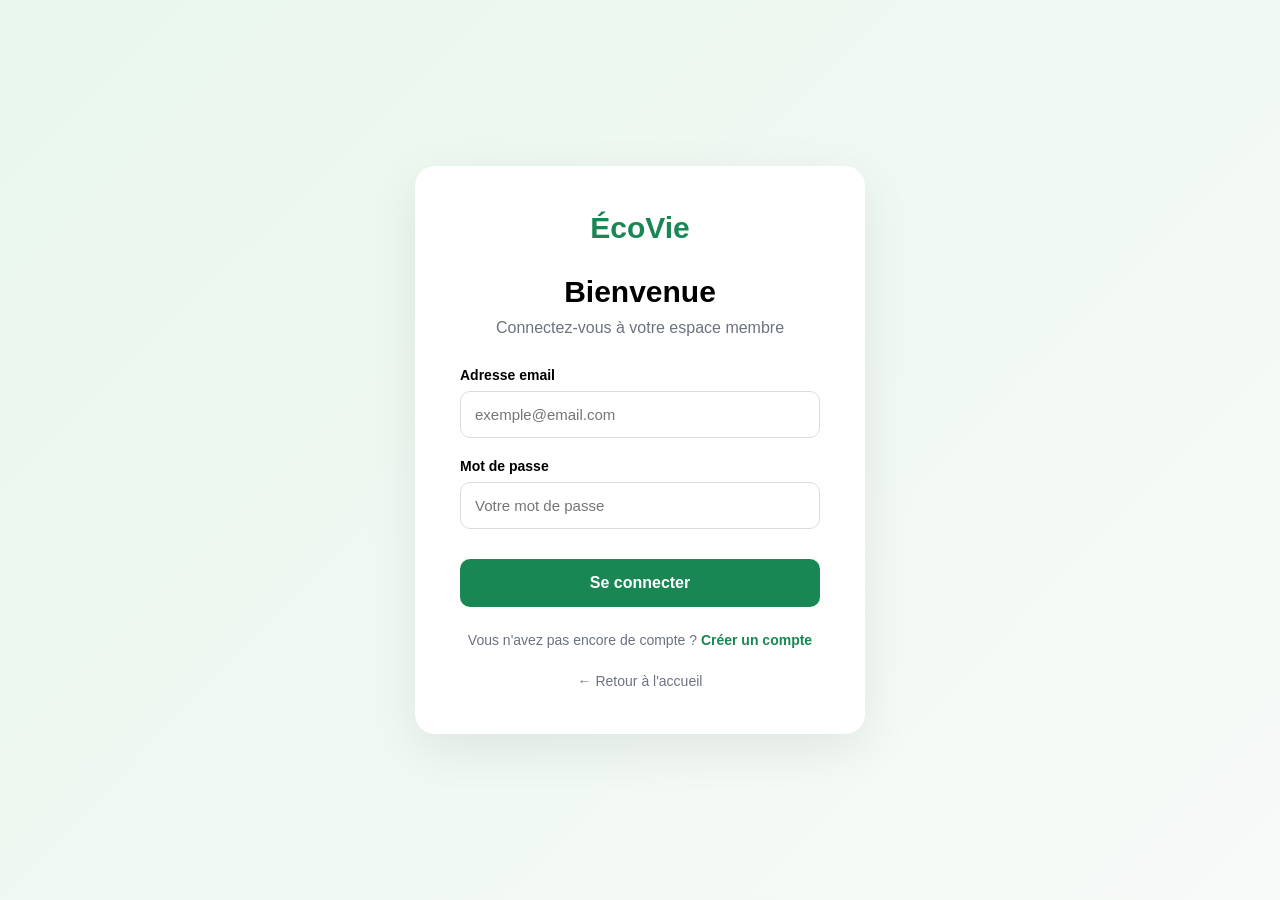
<file: connexion.html>
<!DOCTYPE html>
<html lang="fr">

<head>

    <meta charset="UTF-8">

    <meta
        name="viewport"
        content="width=device-width, initial-scale=1.0"
    >

    <title>Connexion - ÉcoVie</title>

    <link
        rel="stylesheet"
        href="connexion.css"
    >

</head>


<body>


<div class="login-container">


    <div class="login-box">


        <a href="index.html" class="logo">
            ÉcoVie
        </a>


        <h1>
            Bienvenue
        </h1>


        <p class="subtitle">
            Connectez-vous à votre espace membre
        </p>


        <form action="connexion.php" method="POST">


            <div class="form-group">

                <label for="email">
                    Adresse email
                </label>

                <input
                    type="email"
                    id="email"
                    name="email"
                    placeholder="exemple@email.com"
                    required
                >

            </div>


            <div class="form-group">

                <label for="password">
                    Mot de passe
                </label>

                <input
                    type="password"
                    id="password"
                    name="password"
                    placeholder="Votre mot de passe"
                    required
                >

            </div>


            <button type="submit">
                Se connecter
            </button>


        </form>


        <p class="register">

            Vous n'avez pas encore de compte ?

            <a href="ins.html">
                Créer un compte
            </a>

        </p>


        <a href="accueil.html" class="back">
            ← Retour à l'accueil
        </a>


    </div>

</div>


</body>

</html>
</file>
<file: connexion.css>
* {
    margin: 0;
    padding: 0;
    box-sizing: border-box;
}

body {
    font-family: Arial, sans-serif;
    background: linear-gradient(
        135deg,
        #e9f7ed,
        #f7faf8
    );

    min-height: 100vh;

    display: flex;

    align-items: center;

    justify-content: center;
}


.login-container {
    width: 100%;
    padding: 20px;
}


.login-box {
    background: white;

    width: 100%;
    max-width: 450px;

    margin: auto;

    padding: 45px;

    border-radius: 20px;

    box-shadow:
        0 15px 50px rgba(0,0,0,0.08);
}


.logo {
    display: block;

    text-align: center;

    color: #198754;

    font-size: 30px;

    font-weight: 800;

    text-decoration: none;

    margin-bottom: 30px;
}


h1 {
    text-align: center;

    font-size: 30px;

    margin-bottom: 10px;
}


.subtitle {
    text-align: center;

    color: #6b7280;

    margin-bottom: 30px;
}


.form-group {
    margin-bottom: 20px;
}


label {
    display: block;

    margin-bottom: 8px;

    font-weight: 600;

    font-size: 14px;
}


input {
    width: 100%;

    padding: 14px;

    border: 1px solid #d8ded9;

    border-radius: 10px;

    outline: none;

    font-size: 15px;
}


input:focus {
    border-color: #198754;

    box-shadow:
        0 0 0 3px rgba(25,135,84,0.1);
}


button {
    width: 100%;

    padding: 15px;

    border: none;

    border-radius: 10px;

    background: #198754;

    color: white;

    font-size: 16px;

    font-weight: bold;

    cursor: pointer;

    margin-top: 10px;
}


button:hover {
    background: #146c43;
}


.register {
    text-align: center;

    margin-top: 25px;

    color: #6b7280;

    font-size: 14px;
}


.register a {
    color: #198754;

    font-weight: bold;

    text-decoration: none;
}


.back {
    display: block;

    text-align: center;

    margin-top: 25px;

    color: #6b7280;

    text-decoration: none;

    font-size: 14px;
}


@media (max-width: 500px) {

    .login-box {
        padding: 30px 22px;
    }

}
</file>
